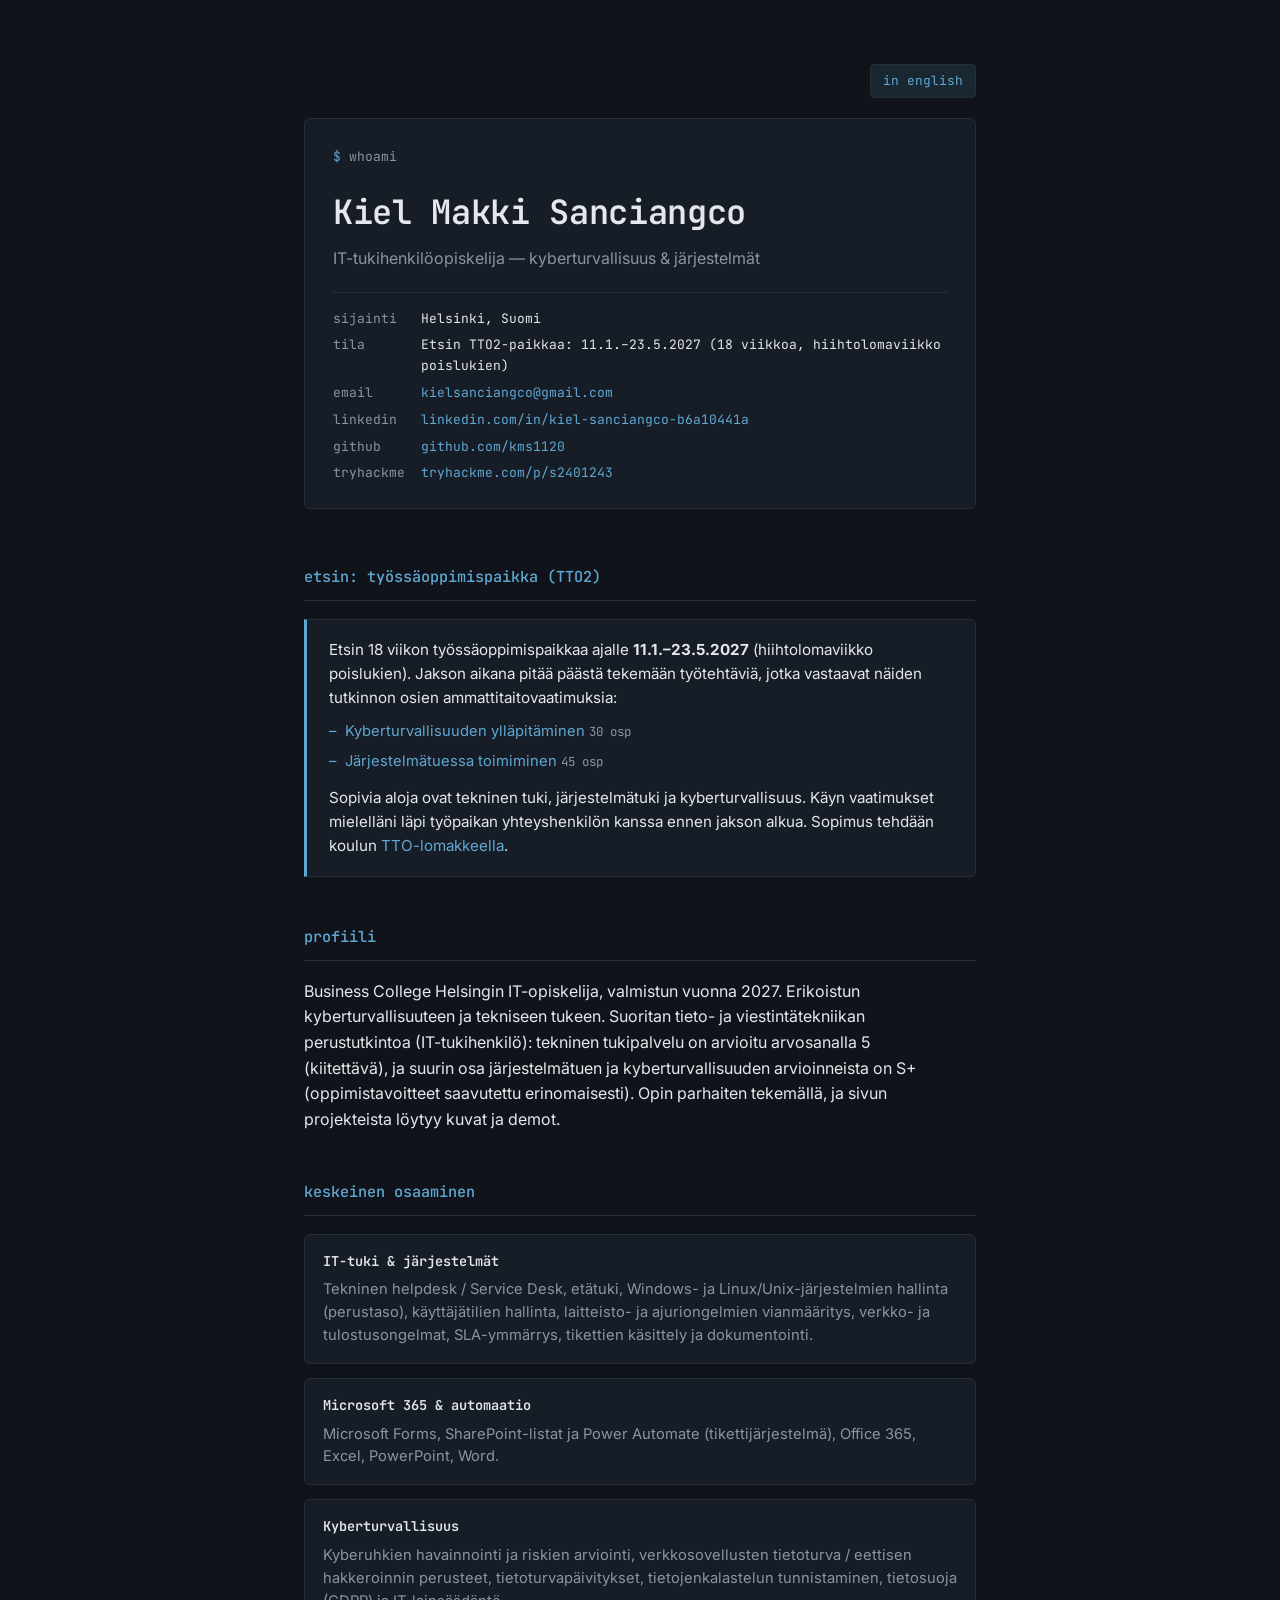
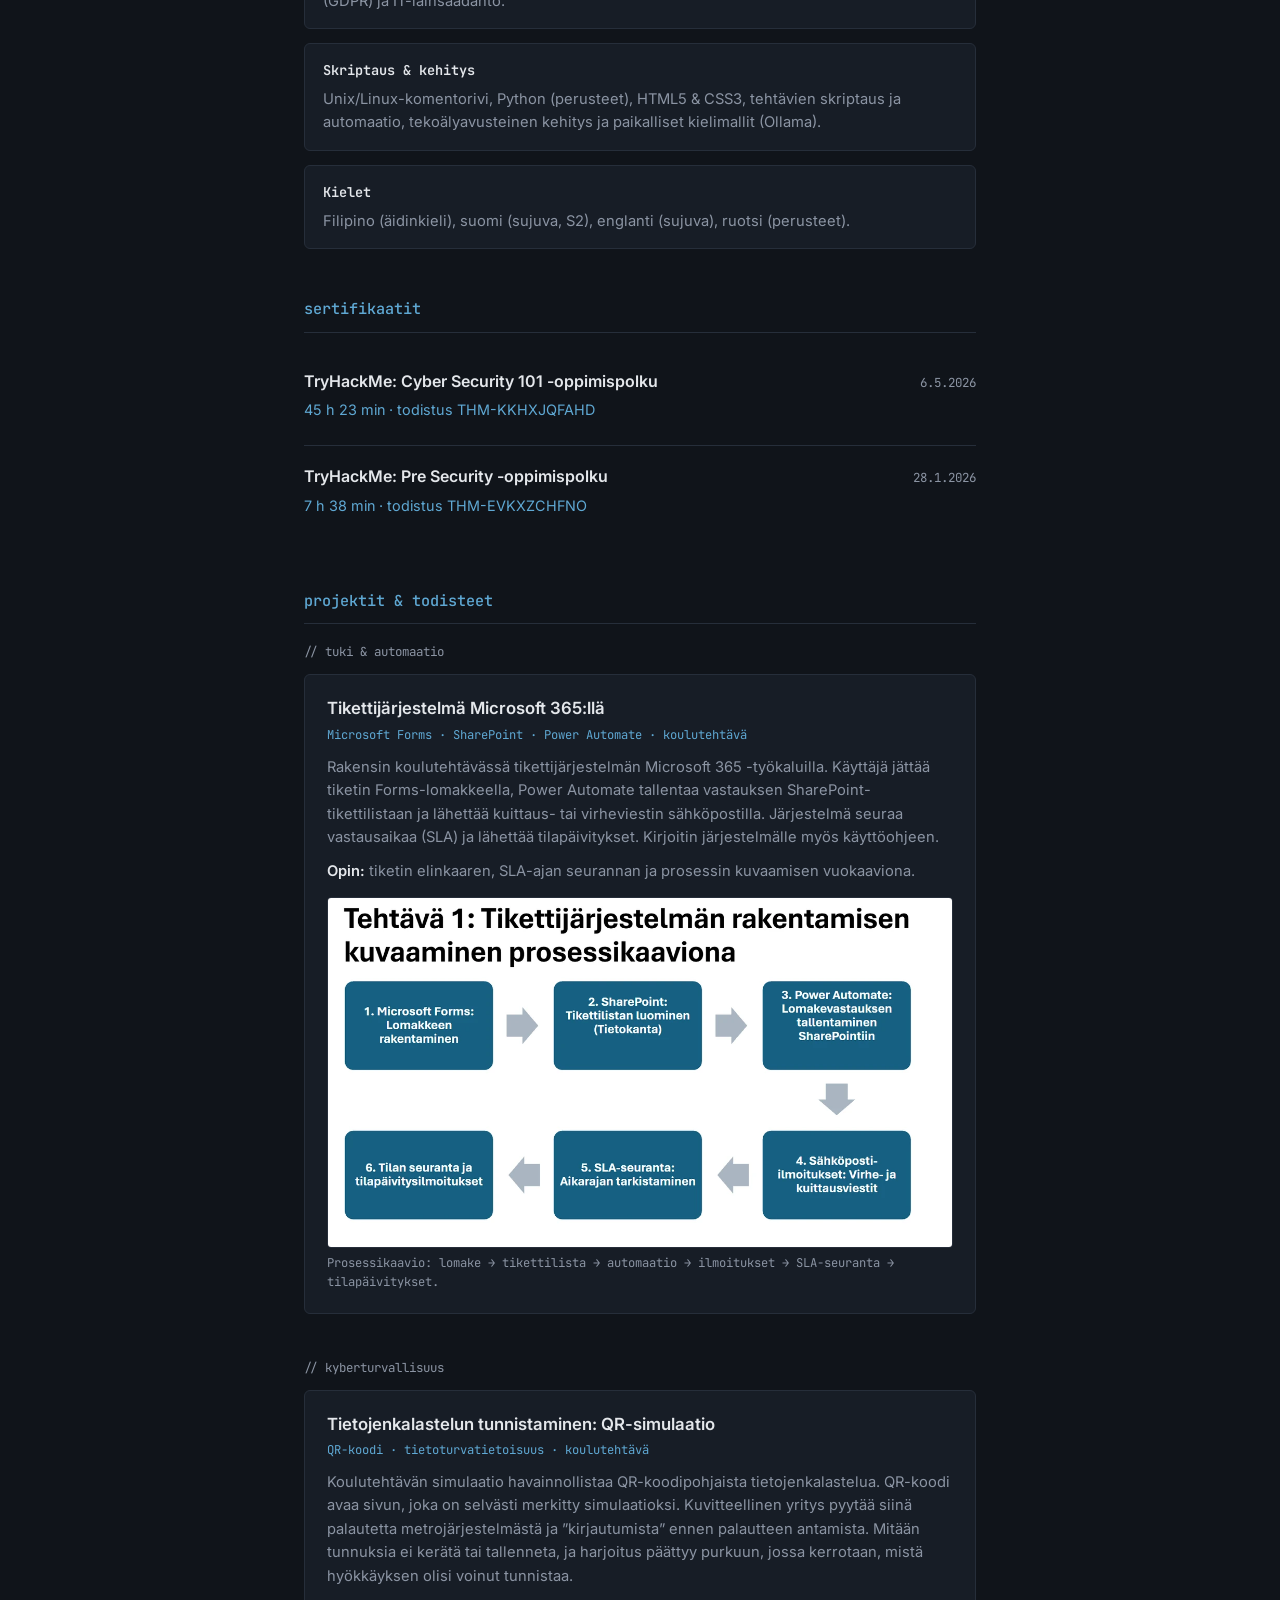
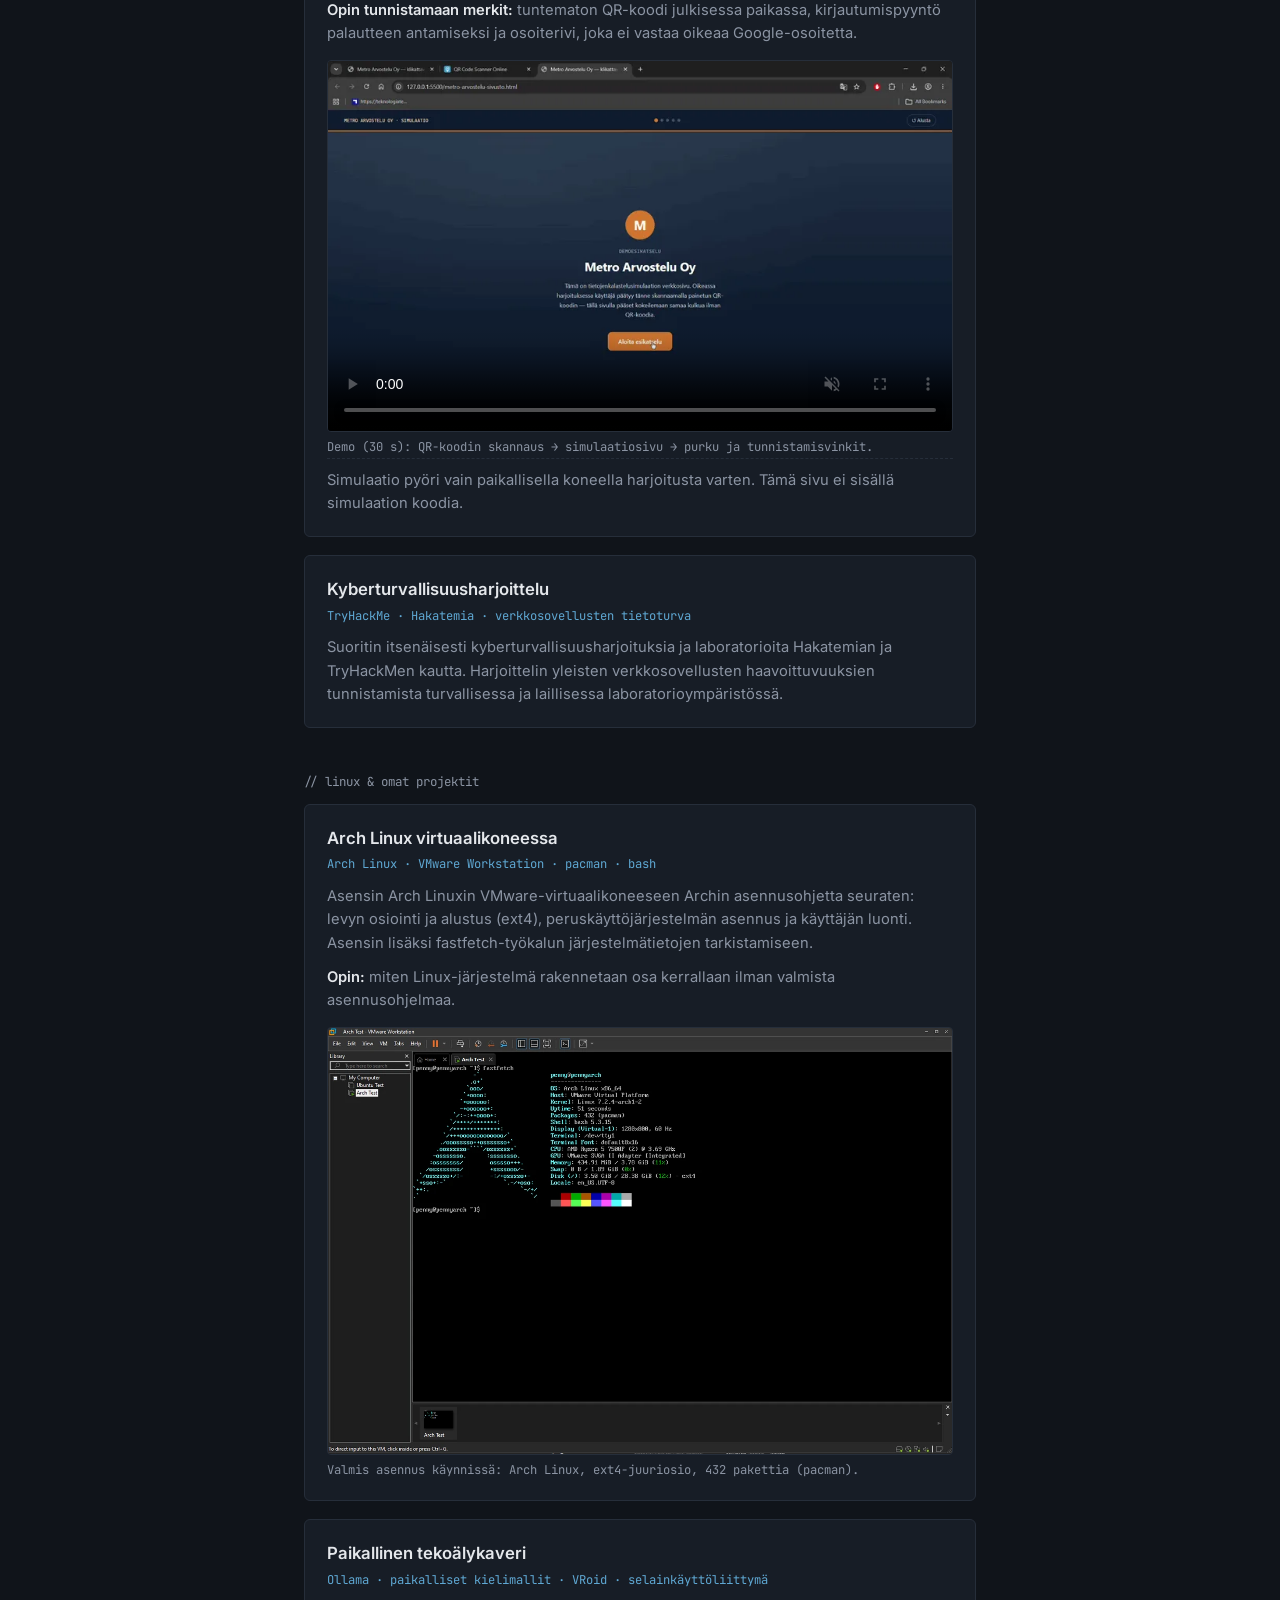
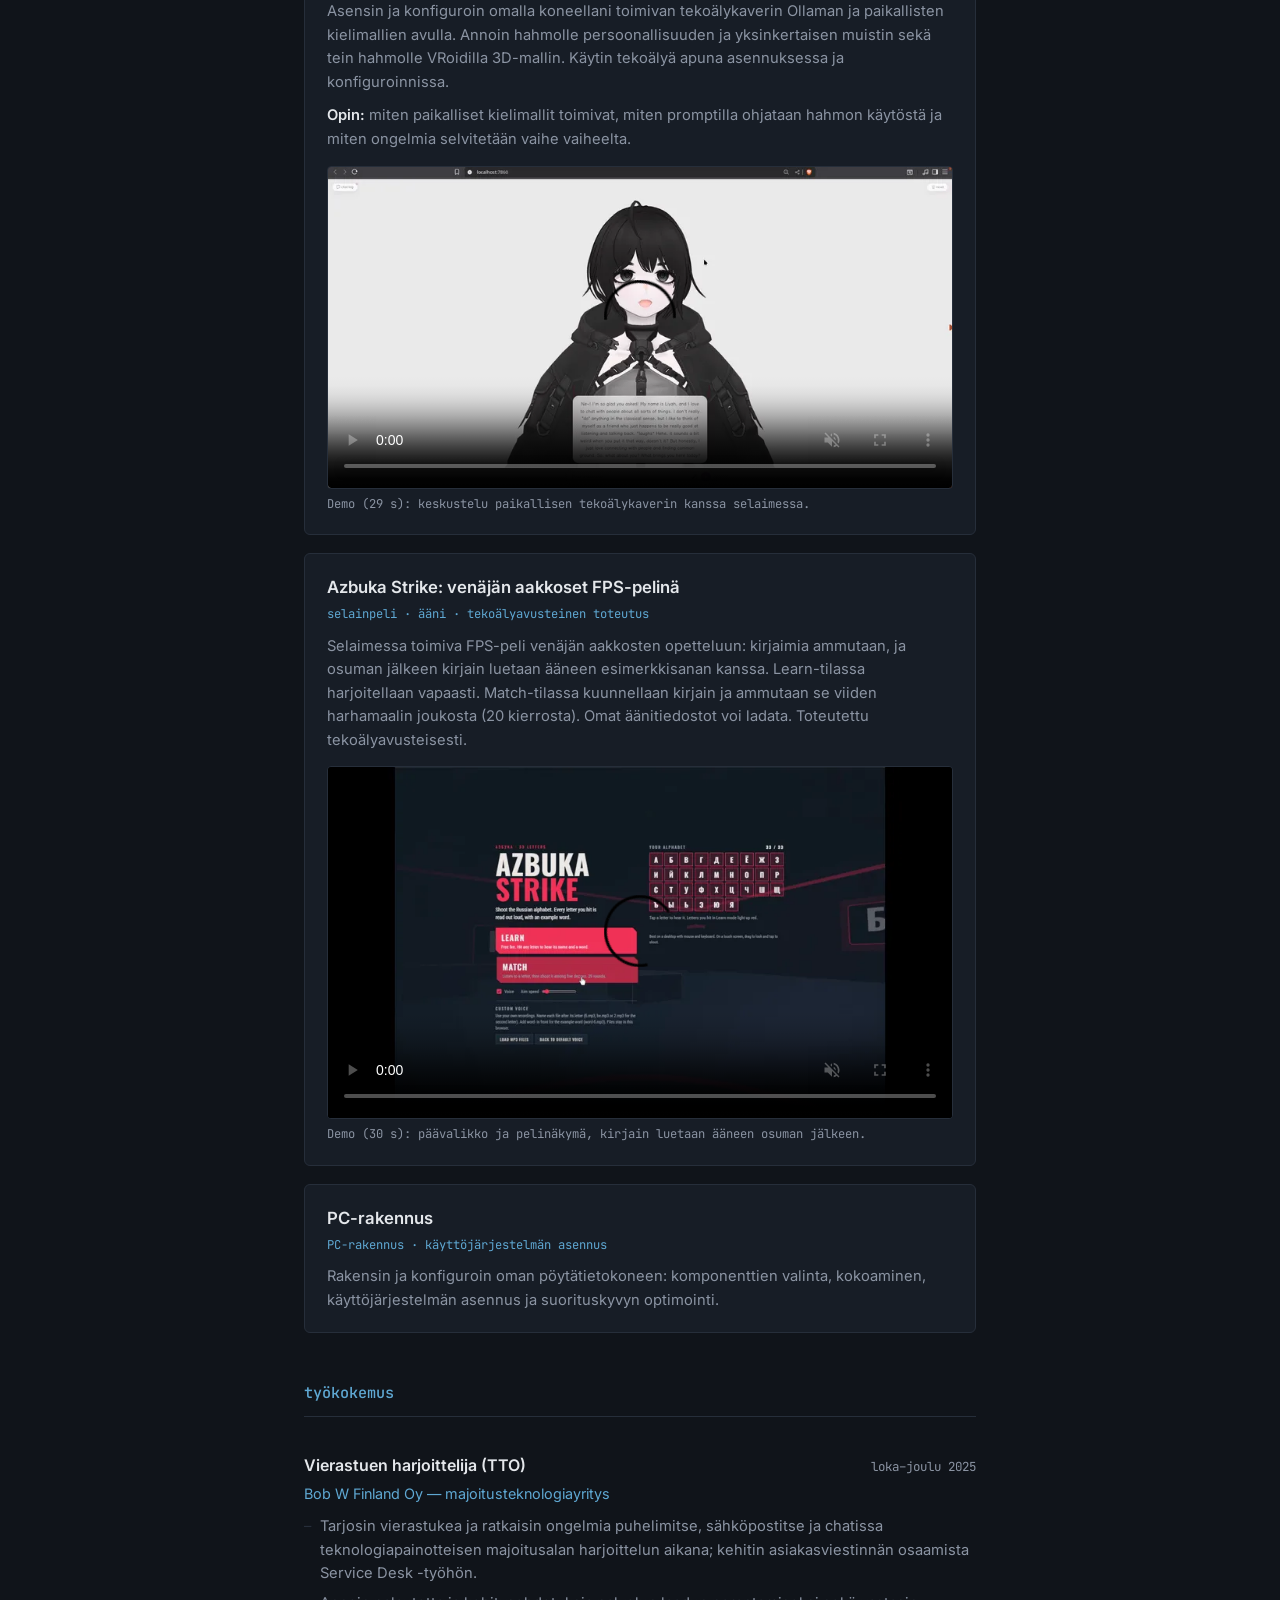
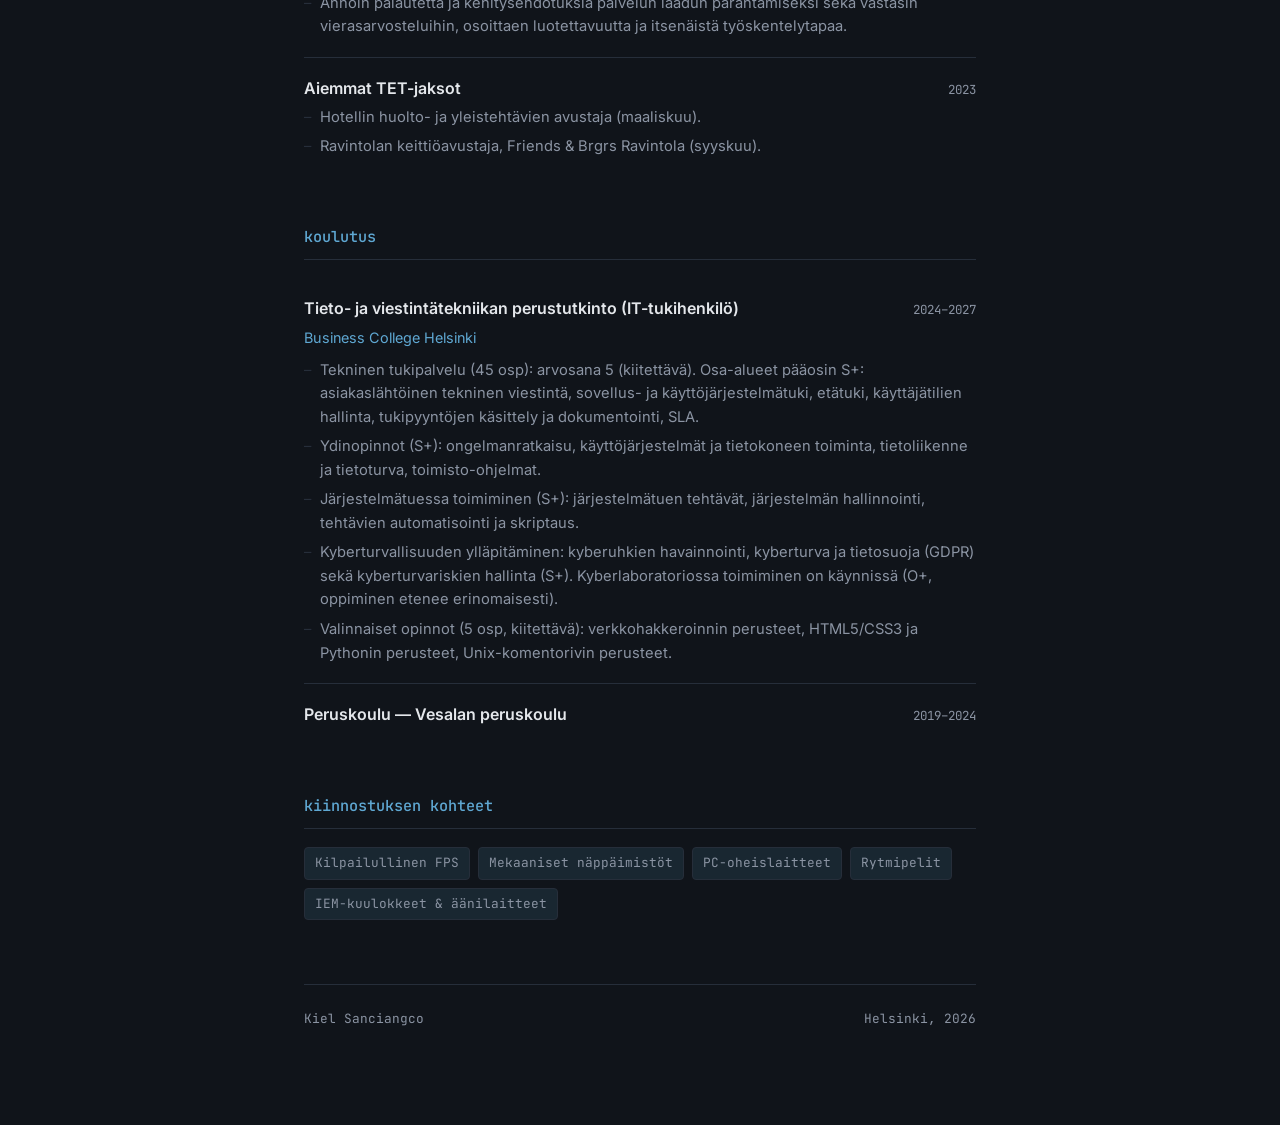
<file: index.html>
<!DOCTYPE html>
<html lang="fi">
<head>
<meta charset="UTF-8">
<meta name="viewport" content="width=device-width, initial-scale=1.0">
<title>Kiel Sanciangco — IT-tukihenkilöopiskelija</title>
<meta name="description" content="Kiel Sanciangco, IT-tukihenkilöopiskelija (kyberturvallisuus ja järjestelmätuki), Helsinki. Etsii TTO2-paikkaa 11.1.–23.5.2027.">
<meta property="og:title" content="Kiel Sanciangco — IT-tukihenkilöopiskelija">
<meta property="og:description" content="Kyberturvallisuus ja järjestelmätuki. Etsin 18 viikon TTO2-paikkaa 11.1.–23.5.2027.">
<meta property="og:type" content="website">
<link rel="alternate" hreflang="en" href="en.html">
<link rel="preconnect" href="https://fonts.googleapis.com">
<link rel="preconnect" href="https://fonts.gstatic.com" crossorigin>
<link href="https://fonts.googleapis.com/css2?family=JetBrains+Mono:wght@400;500;600;700&family=Inter:wght@400;500;600&display=swap" rel="stylesheet">
<link rel="stylesheet" href="style.css">
</head>
<body>
<div class="wrap">

  <div class="lang-toggle"><a href="en.html" hreflang="en" lang="en">in english</a></div>

  <header class="intro">
    <div class="prompt-line"><span class="sym">$</span> whoami</div>
    <h1>Kiel Makki Sanciangco</h1>
    <div class="role-line">IT-tukihenkilöopiskelija — kyberturvallisuus &amp; järjestelmät</div>
    <dl class="status-grid">
      <dt>sijainti</dt><dd>Helsinki, Suomi</dd>
      <dt>tila</dt><dd>Etsin TTO2-paikkaa: 11.1.–23.5.2027 (18 viikkoa, hiihtolomaviikko poislukien)</dd>
      <dt>email</dt><dd><a href="mailto:kielsanciangco@gmail.com">kielsanciangco@gmail.com</a></dd>
      <dt>linkedin</dt><dd><a href="https://linkedin.com/in/kiel-sanciangco-b6a10441a" target="_blank" rel="noopener">linkedin.com/in/kiel-sanciangco-b6a10441a</a></dd>
      <dt>github</dt><dd><a href="https://github.com/kms1120" target="_blank" rel="noopener">github.com/kms1120</a></dd>
      <dt>tryhackme</dt><dd><a href="https://tryhackme.com/p/s2401243" target="_blank" rel="noopener">tryhackme.com/p/s2401243</a></dd>
    </dl>
  </header>

  <section id="tto2">
    <h2>etsin: työssäoppimispaikka (TTO2)</h2>
    <div class="callout">
      <p>Etsin 18 viikon työssäoppimispaikkaa ajalle <strong>11.1.–23.5.2027</strong> (hiihtolomaviikko poislukien). Jakson aikana pitää päästä tekemään työtehtäviä, jotka vastaavat näiden tutkinnon osien ammattitaitovaatimuksia:</p>
      <ul>
        <li><a href="https://eperusteet.opintopolku.fi/#/fi/ammatillinen/6779583/tutkinnonosat/6816528" target="_blank" rel="noopener">Kyberturvallisuuden ylläpitäminen</a> <span>30 osp</span></li>
        <li><a href="https://eperusteet.opintopolku.fi/#/fi/ammatillinen/6779583/tutkinnonosat/6816525" target="_blank" rel="noopener">Järjestelmätuessa toimiminen</a> <span>45 osp</span></li>
      </ul>
      <p>Sopivia aloja ovat tekninen tuki, järjestelmätuki ja kyberturvallisuus. Käyn vaatimukset mielelläni läpi työpaikan yhteyshenkilön kanssa ennen jakson alkua. Sopimus tehdään koulun <a href="https://www3.bc.fi/tto-lomake/" target="_blank" rel="noopener">TTO-lomakkeella</a>.</p>
    </div>
  </section>

  <section id="profiili">
    <h2>profiili</h2>
    <p class="lead">Business College Helsingin IT-opiskelija, valmistun vuonna 2027. Erikoistun kyberturvallisuuteen ja tekniseen tukeen. Suoritan tieto- ja viestintätekniikan perustutkintoa (IT-tukihenkilö): tekninen tukipalvelu on arvioitu arvosanalla 5 (kiitettävä), ja suurin osa järjestelmätuen ja kyberturvallisuuden arvioinneista on S+ (oppimistavoitteet saavutettu erinomaisesti). Opin parhaiten tekemällä, ja sivun projekteista löytyy kuvat ja demot.</p>
  </section>

  <section id="osaaminen">
    <h2>keskeinen osaaminen</h2>
    <div class="modules">
      <div class="module">
        <h3>IT-tuki &amp; järjestelmät</h3>
        <p>Tekninen helpdesk / Service Desk, etätuki, Windows- ja Linux/Unix-järjestelmien hallinta (perustaso), käyttäjätilien hallinta, laitteisto- ja ajuriongelmien vianmääritys, verkko- ja tulostusongelmat, SLA-ymmärrys, tikettien käsittely ja dokumentointi.</p>
      </div>
      <div class="module">
        <h3>Microsoft 365 &amp; automaatio</h3>
        <p>Microsoft Forms, SharePoint-listat ja Power Automate (tikettijärjestelmä), Office 365, Excel, PowerPoint, Word.</p>
      </div>
      <div class="module">
        <h3>Kyberturvallisuus</h3>
        <p>Kyberuhkien havainnointi ja riskien arviointi, verkkosovellusten tietoturva / eettisen hakkeroinnin perusteet, tietoturvapäivitykset, tietojenkalastelun tunnistaminen, tietosuoja (GDPR) ja IT-lainsäädäntö.</p>
      </div>
      <div class="module">
        <h3>Skriptaus &amp; kehitys</h3>
        <p>Unix/Linux-komentorivi, Python (perusteet), HTML5 &amp; CSS3, tehtävien skriptaus ja automaatio, tekoälyavusteinen kehitys ja paikalliset kielimallit (Ollama).</p>
      </div>
      <div class="module">
        <h3>Kielet</h3>
        <p>Filipino (äidinkieli), suomi (sujuva, S2), englanti (sujuva), ruotsi (perusteet).</p>
      </div>
    </div>
  </section>

  <section id="sertifikaatit">
    <h2>sertifikaatit</h2>

    <div class="entry">
      <div class="entry-head">
        <h3>TryHackMe: Cyber Security 101 -oppimispolku</h3>
        <time>6.5.2026</time>
      </div>
      <div class="org">45 h 23 min · todistus THM-KKHXJQFAHD</div>
    </div>

    <div class="entry">
      <div class="entry-head">
        <h3>TryHackMe: Pre Security -oppimispolku</h3>
        <time>28.1.2026</time>
      </div>
      <div class="org">7 h 38 min · todistus THM-EVKXZCHFNO</div>
    </div>
  </section>

  <section id="projektit">
    <h2>projektit &amp; todisteet</h2>
    <div class="projects">

      <p class="group-label">// tuki &amp; automaatio</p>

      <article class="project">
        <h3>Tikettijärjestelmä Microsoft 365:llä</h3>
        <div class="stack">Microsoft Forms · SharePoint · Power Automate · koulutehtävä</div>
        <p>Rakensin koulutehtävässä tikettijärjestelmän Microsoft 365 -työkaluilla. Käyttäjä jättää tiketin Forms-lomakkeella, Power Automate tallentaa vastauksen SharePoint-tikettilistaan ja lähettää kuittaus- tai virheviestin sähköpostilla. Järjestelmä seuraa vastausaikaa (SLA) ja lähettää tilapäivitykset. Kirjoitin järjestelmälle myös käyttöohjeen.</p>
        <p><strong>Opin:</strong> tiketin elinkaaren, SLA-ajan seurannan ja prosessin kuvaamisen vuokaaviona.</p>
        <figure>
          <img src="assets/ticket-flow.webp" width="1200" height="670" loading="lazy"
               alt="Prosessikaavio tikettijärjestelmästä kuudessa vaiheessa: 1. Microsoft Forms -lomake, 2. SharePoint-tikettilista, 3. Power Automate tallentaa vastauksen SharePointiin, 4. sähköposti-ilmoitukset (virhe- ja kuittausviestit), 5. SLA-seuranta, 6. tilan seuranta ja tilapäivitysilmoitukset.">
          <figcaption>Prosessikaavio: lomake → tikettilista → automaatio → ilmoitukset → SLA-seuranta → tilapäivitykset.</figcaption>
        </figure>
        <!-- Käyttöohje: lisää tähän linkki, kun PDF on poistettu nimistä ja URL-osoitteista:
        <div class="links"><a href="assets/tikettijarjestelma-kayttoohje.pdf">Lataa käyttöohje (PDF)</a></div> -->
      </article>

      <p class="group-label">// kyberturvallisuus</p>

      <article class="project">
        <h3>Tietojenkalastelun tunnistaminen: QR-simulaatio</h3>
        <div class="stack">QR-koodi · tietoturvatietoisuus · koulutehtävä</div>
        <p>Koulutehtävän simulaatio havainnollistaa QR-koodipohjaista tietojenkalastelua. QR-koodi avaa sivun, joka on selvästi merkitty simulaatioksi. Kuvitteellinen yritys pyytää siinä palautetta metrojärjestelmästä ja ”kirjautumista” ennen palautteen antamista. Mitään tunnuksia ei kerätä tai tallenneta, ja harjoitus päättyy purkuun, jossa kerrotaan, mistä hyökkäyksen olisi voinut tunnistaa.</p>
        <p><strong>Opin tunnistamaan merkit:</strong> tuntematon QR-koodi julkisessa paikassa, kirjautumispyyntö palautteen antamiseksi ja osoiterivi, joka ei vastaa oikeaa Google-osoitetta.</p>
        <figure>
          <video controls muted loop playsinline preload="none" data-autoplay width="800" height="475"
                 poster="assets/phishing-sim-poster.webp"
                 aria-label="Demo: QR-koodin skannaus avaa simulaatiosivun, jonka lopussa käydään läpi tietojenkalastelun tunnusmerkit.">
            <source src="assets/phishing-sim.mp4" type="video/mp4">
          </video>
          <figcaption>Demo (30 s): QR-koodin skannaus → simulaatiosivu → purku ja tunnistamisvinkit.</figcaption>
        </figure>
        <p class="note">Simulaatio pyöri vain paikallisella koneella harjoitusta varten. Tämä sivu ei sisällä simulaation koodia.</p>
      </article>

      <article class="project">
        <h3>Kyberturvallisuusharjoittelu</h3>
        <div class="stack">TryHackMe · Hakatemia · verkkosovellusten tietoturva</div>
        <p>Suoritin itsenäisesti kyberturvallisuusharjoituksia ja laboratorioita Hakatemian ja TryHackMen kautta. Harjoittelin yleisten verkkosovellusten haavoittuvuuksien tunnistamista turvallisessa ja laillisessa laboratorioympäristössä.</p>
      </article>

      <p class="group-label">// linux &amp; omat projektit</p>

      <article class="project">
        <h3>Arch Linux virtuaalikoneessa</h3>
        <div class="stack">Arch Linux · VMware Workstation · pacman · bash</div>
        <p>Asensin Arch Linuxin VMware-virtuaalikoneeseen Archin asennusohjetta seuraten: levyn osiointi ja alustus (ext4), peruskäyttöjärjestelmän asennus ja käyttäjän luonti. Asensin lisäksi fastfetch-työkalun järjestelmätietojen tarkistamiseen.</p>
        <p><strong>Opin:</strong> miten Linux-järjestelmä rakennetaan osa kerrallaan ilman valmista asennusohjelmaa.</p>
        <figure>
          <img src="assets/arch-fastfetch.webp" width="1200" height="819" loading="lazy"
               alt="VMware Workstationin terminaali, jossa Arch Linux -virtuaalikoneessa ajettu fastfetch näyttää järjestelmätiedot: Arch Linux x86_64, 432 pakettia (pacman), ext4-juuriosio.">
          <figcaption>Valmis asennus käynnissä: Arch Linux, ext4-juuriosio, 432 pakettia (pacman).</figcaption>
        </figure>
      </article>

      <article class="project">
        <h3>Paikallinen tekoälykaveri</h3>
        <div class="stack">Ollama · paikalliset kielimallit · VRoid · selainkäyttöliittymä</div>
        <p>Asensin ja konfiguroin omalla koneellani toimivan tekoälykaverin Ollaman ja paikallisten kielimallien avulla. Annoin hahmolle persoonallisuuden ja yksinkertaisen muistin sekä tein hahmolle VRoidilla 3D-mallin. Käytin tekoälyä apuna asennuksessa ja konfiguroinnissa.</p>
        <p><strong>Opin:</strong> miten paikalliset kielimallit toimivat, miten promptilla ohjataan hahmon käytöstä ja miten ongelmia selvitetään vaihe vaiheelta.</p>
        <figure>
          <video controls muted loop playsinline preload="none" data-autoplay width="800" height="412"
                 poster="assets/ai-companion-poster.webp"
                 aria-label="Demo: keskustelu tekoälykaverin kanssa selaimessa, hahmo vastaa kysymykseen kuka se on.">
            <source src="assets/ai-companion.mp4" type="video/mp4">
          </video>
          <figcaption>Demo (29 s): keskustelu paikallisen tekoälykaverin kanssa selaimessa.</figcaption>
        </figure>
      </article>

      <article class="project">
        <h3>Azbuka Strike: venäjän aakkoset FPS-pelinä</h3>
        <div class="stack">selainpeli · ääni · tekoälyavusteinen toteutus</div>
        <p>Selaimessa toimiva FPS-peli venäjän aakkosten opetteluun: kirjaimia ammutaan, ja osuman jälkeen kirjain luetaan ääneen esimerkkisanan kanssa. Learn-tilassa harjoitellaan vapaasti. Match-tilassa kuunnellaan kirjain ja ammutaan se viiden harhamaalin joukosta (20 kierrosta). Omat äänitiedostot voi ladata. Toteutettu tekoälyavusteisesti.</p>
        <figure>
          <video controls muted loop playsinline preload="none" data-autoplay width="800" height="450"
                 poster="assets/azbuka-strike-poster.webp"
                 aria-label="Demo: Azbuka Strike -pelin päävalikko ja pelinäkymä, jossa ammutaan venäjän aakkosten kirjaimia.">
            <source src="assets/azbuka-strike.mp4" type="video/mp4">
          </video>
          <figcaption>Demo (30 s): päävalikko ja pelinäkymä, kirjain luetaan ääneen osuman jälkeen.</figcaption>
        </figure>
        <!-- Lisää elävä demo, jos peli on julkaistu (esim. GitHub Pages):
        <div class="links"><a href="OSOITE">Kokeile peliä</a></div> -->
      </article>

      <article class="project">
        <h3>PC-rakennus</h3>
        <div class="stack">PC-rakennus · käyttöjärjestelmän asennus</div>
        <p>Rakensin ja konfiguroin oman pöytätietokoneen: komponenttien valinta, kokoaminen, käyttöjärjestelmän asennus ja suorituskyvyn optimointi.</p>
      </article>

    </div>
  </section>

  <section id="kokemus">
    <h2>työkokemus</h2>

    <div class="entry">
      <div class="entry-head">
        <h3>Vierastuen harjoittelija (TTO)</h3>
        <time>loka–joulu 2025</time>
      </div>
      <div class="org">Bob W Finland Oy — majoitusteknologiayritys</div>
      <ul>
        <li>Tarjosin vierastukea ja ratkaisin ongelmia puhelimitse, sähköpostitse ja chatissa teknologiapainotteisen majoitusalan harjoittelun aikana; kehitin asiakasviestinnän osaamista Service Desk -työhön.</li>
        <li>Annoin palautetta ja kehitysehdotuksia palvelun laadun parantamiseksi sekä vastasin vierasarvosteluihin, osoittaen luotettavuutta ja itsenäistä työskentelytapaa.</li>
      </ul>
    </div>

    <div class="entry">
      <div class="entry-head">
        <h3>Aiemmat TET-jaksot</h3>
        <time>2023</time>
      </div>
      <ul>
        <li>Hotellin huolto- ja yleistehtävien avustaja (maaliskuu).</li>
        <li>Ravintolan keittiöavustaja, Friends &amp; Brgrs Ravintola (syyskuu).</li>
      </ul>
    </div>
  </section>

  <section id="koulutus">
    <h2>koulutus</h2>

    <div class="entry">
      <div class="entry-head">
        <h3>Tieto- ja viestintätekniikan perustutkinto (IT-tukihenkilö)</h3>
        <time>2024–2027</time>
      </div>
      <div class="org">Business College Helsinki</div>
      <ul>
        <li>Tekninen tukipalvelu (45 osp): arvosana 5 (kiitettävä). Osa-alueet pääosin S+: asiakaslähtöinen tekninen viestintä, sovellus- ja käyttöjärjestelmätuki, etätuki, käyttäjätilien hallinta, tukipyyntöjen käsittely ja dokumentointi, SLA.</li>
        <li>Ydinopinnot (S+): ongelmanratkaisu, käyttöjärjestelmät ja tietokoneen toiminta, tietoliikenne ja tietoturva, toimisto-ohjelmat.</li>
        <li>Järjestelmätuessa toimiminen (S+): järjestelmätuen tehtävät, järjestelmän hallinnointi, tehtävien automatisointi ja skriptaus.</li>
        <li>Kyberturvallisuuden ylläpitäminen: kyberuhkien havainnointi, kyberturva ja tietosuoja (GDPR) sekä kyberturvariskien hallinta (S+). Kyberlaboratoriossa toimiminen on käynnissä (O+, oppiminen etenee erinomaisesti).</li>
        <li>Valinnaiset opinnot (5 osp, kiitettävä): verkkohakkeroinnin perusteet, HTML5/CSS3 ja Pythonin perusteet, Unix-komentorivin perusteet.</li>
      </ul>
    </div>

    <div class="entry">
      <div class="entry-head">
        <h3>Peruskoulu — Vesalan peruskoulu</h3>
        <time>2019–2024</time>
      </div>
    </div>
  </section>

  <section id="kiinnostukset">
    <h2>kiinnostuksen kohteet</h2>
    <div class="tags">
      <span class="tag">Kilpailullinen FPS</span>
      <span class="tag">Mekaaniset näppäimistöt</span>
      <span class="tag">PC-oheislaitteet</span>
      <span class="tag">Rytmipelit</span>
      <span class="tag">IEM-kuulokkeet &amp; äänilaitteet</span>
    </div>
  </section>

  <footer>
    <span>Kiel Sanciangco</span>
    <span>Helsinki, 2026</span>
  </footer>

</div>

<script>
/* Demovideot toistuvat vain kun ne ovat näkyvissä. Hallintapainikkeet ovat aina käytössä. */
(function () {
  var videos = document.querySelectorAll('video[data-autoplay]');
  if (!videos.length) return;
  var reduce = window.matchMedia && window.matchMedia('(prefers-reduced-motion: reduce)').matches;
  if (reduce || !('IntersectionObserver' in window)) return;
  var io = new IntersectionObserver(function (entries) {
    entries.forEach(function (e) {
      var v = e.target;
      if (e.isIntersecting) { var p = v.play(); if (p && p.catch) p.catch(function () {}); }
      else { v.pause(); }
    });
  }, { threshold: 0.5 });
  videos.forEach(function (v) { io.observe(v); });
})();
</script>
</body>
</html>
</file>
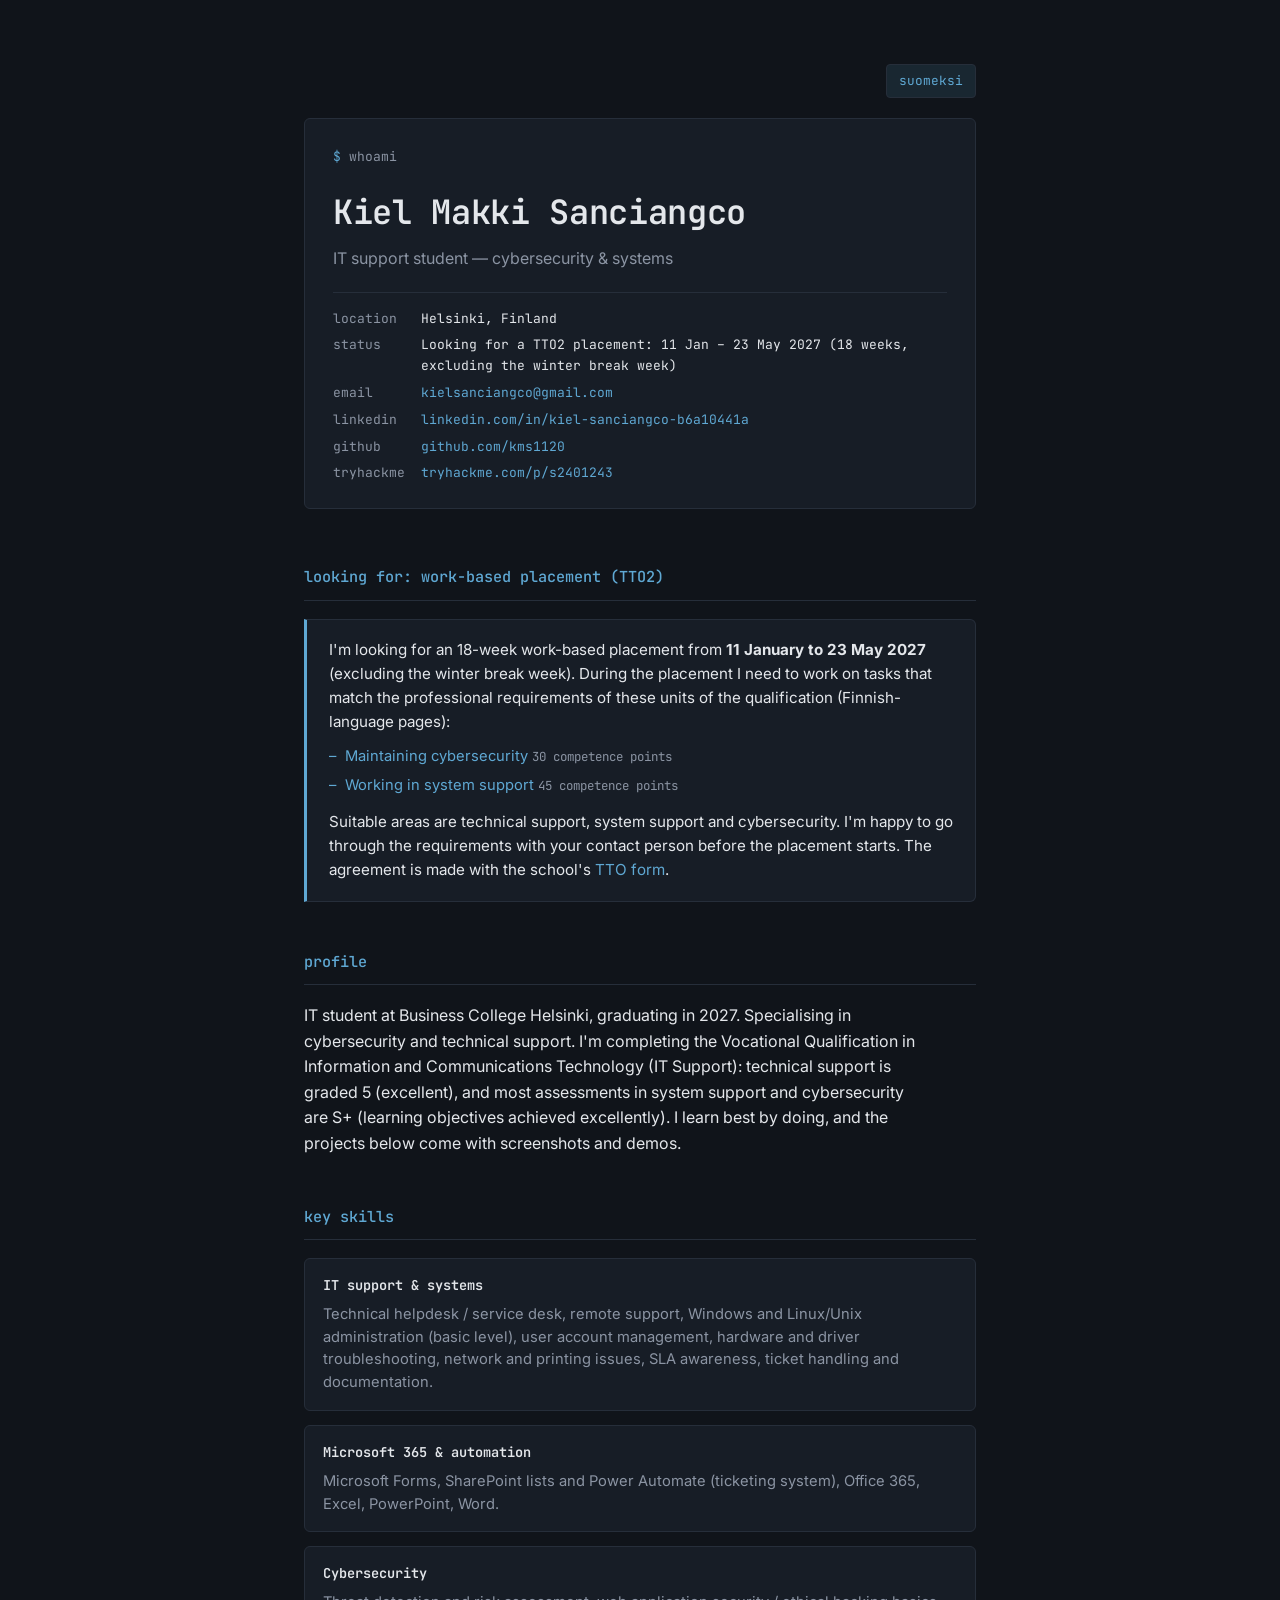
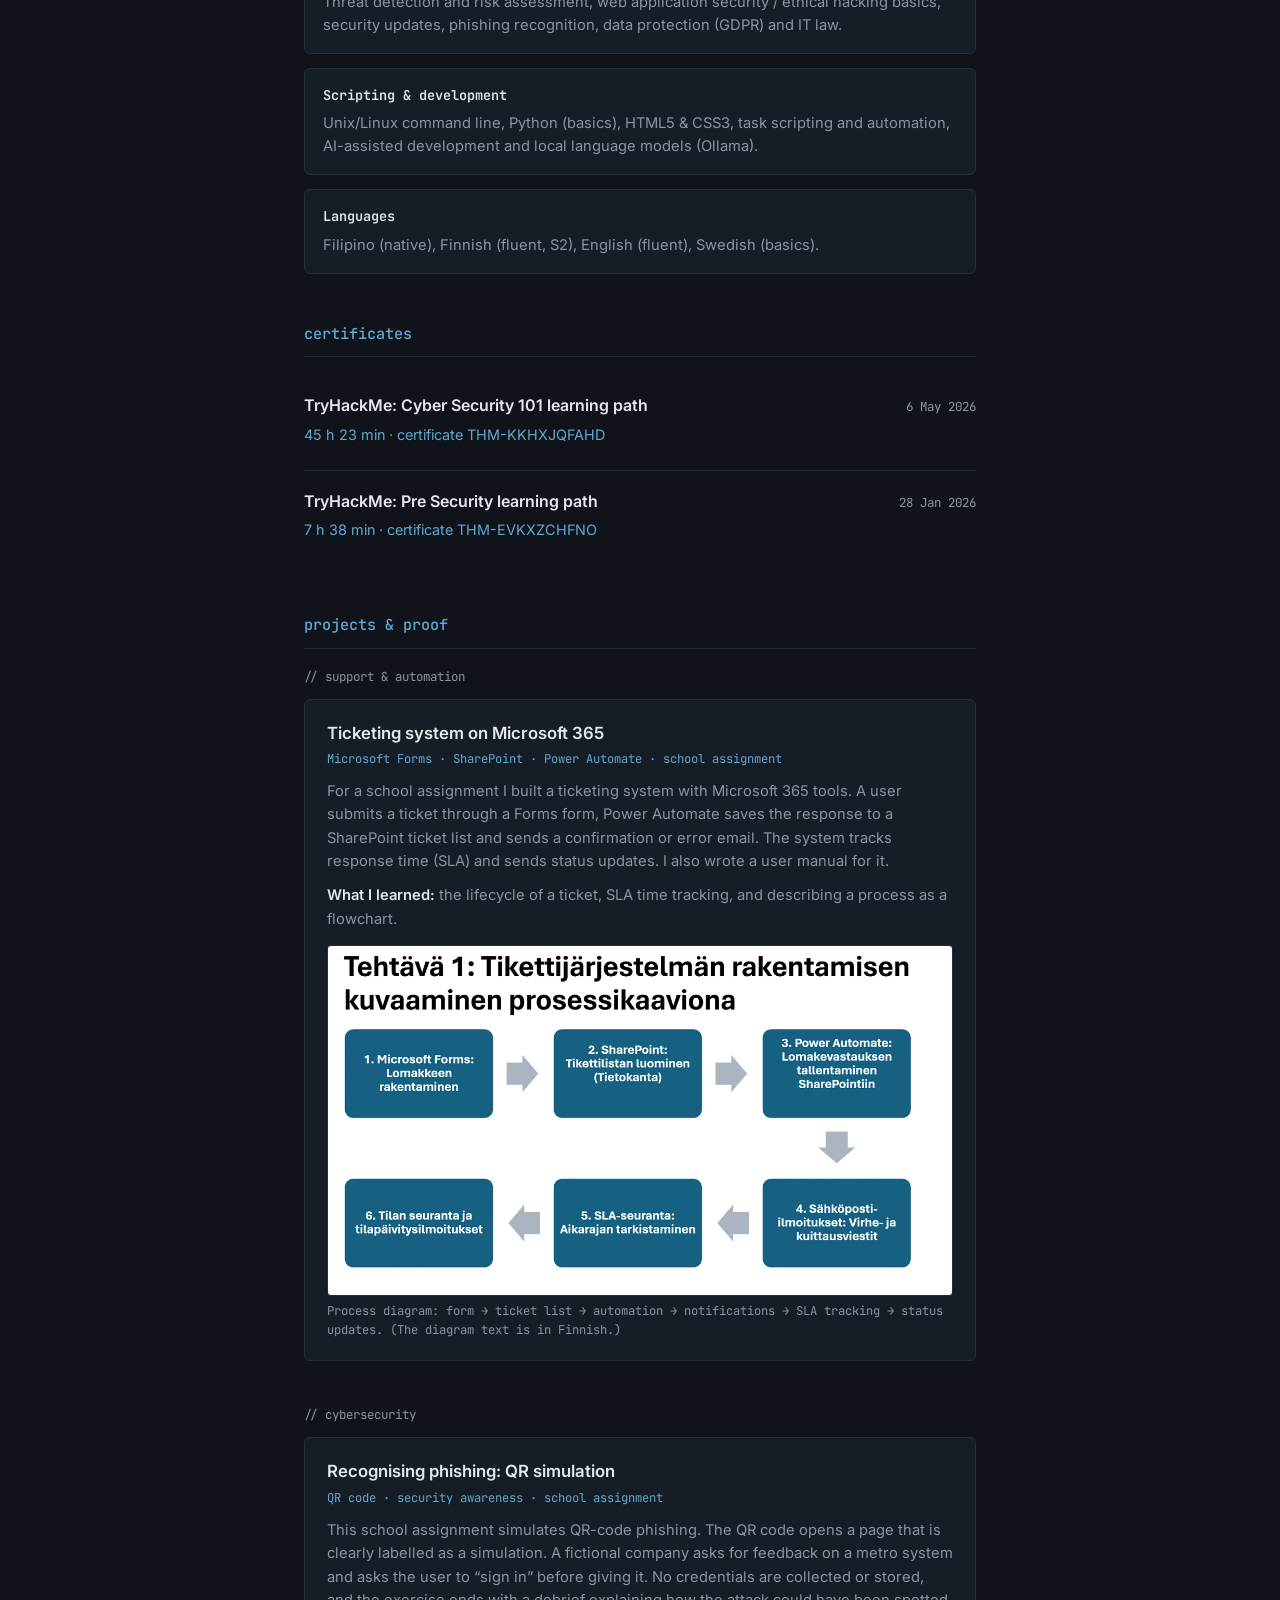
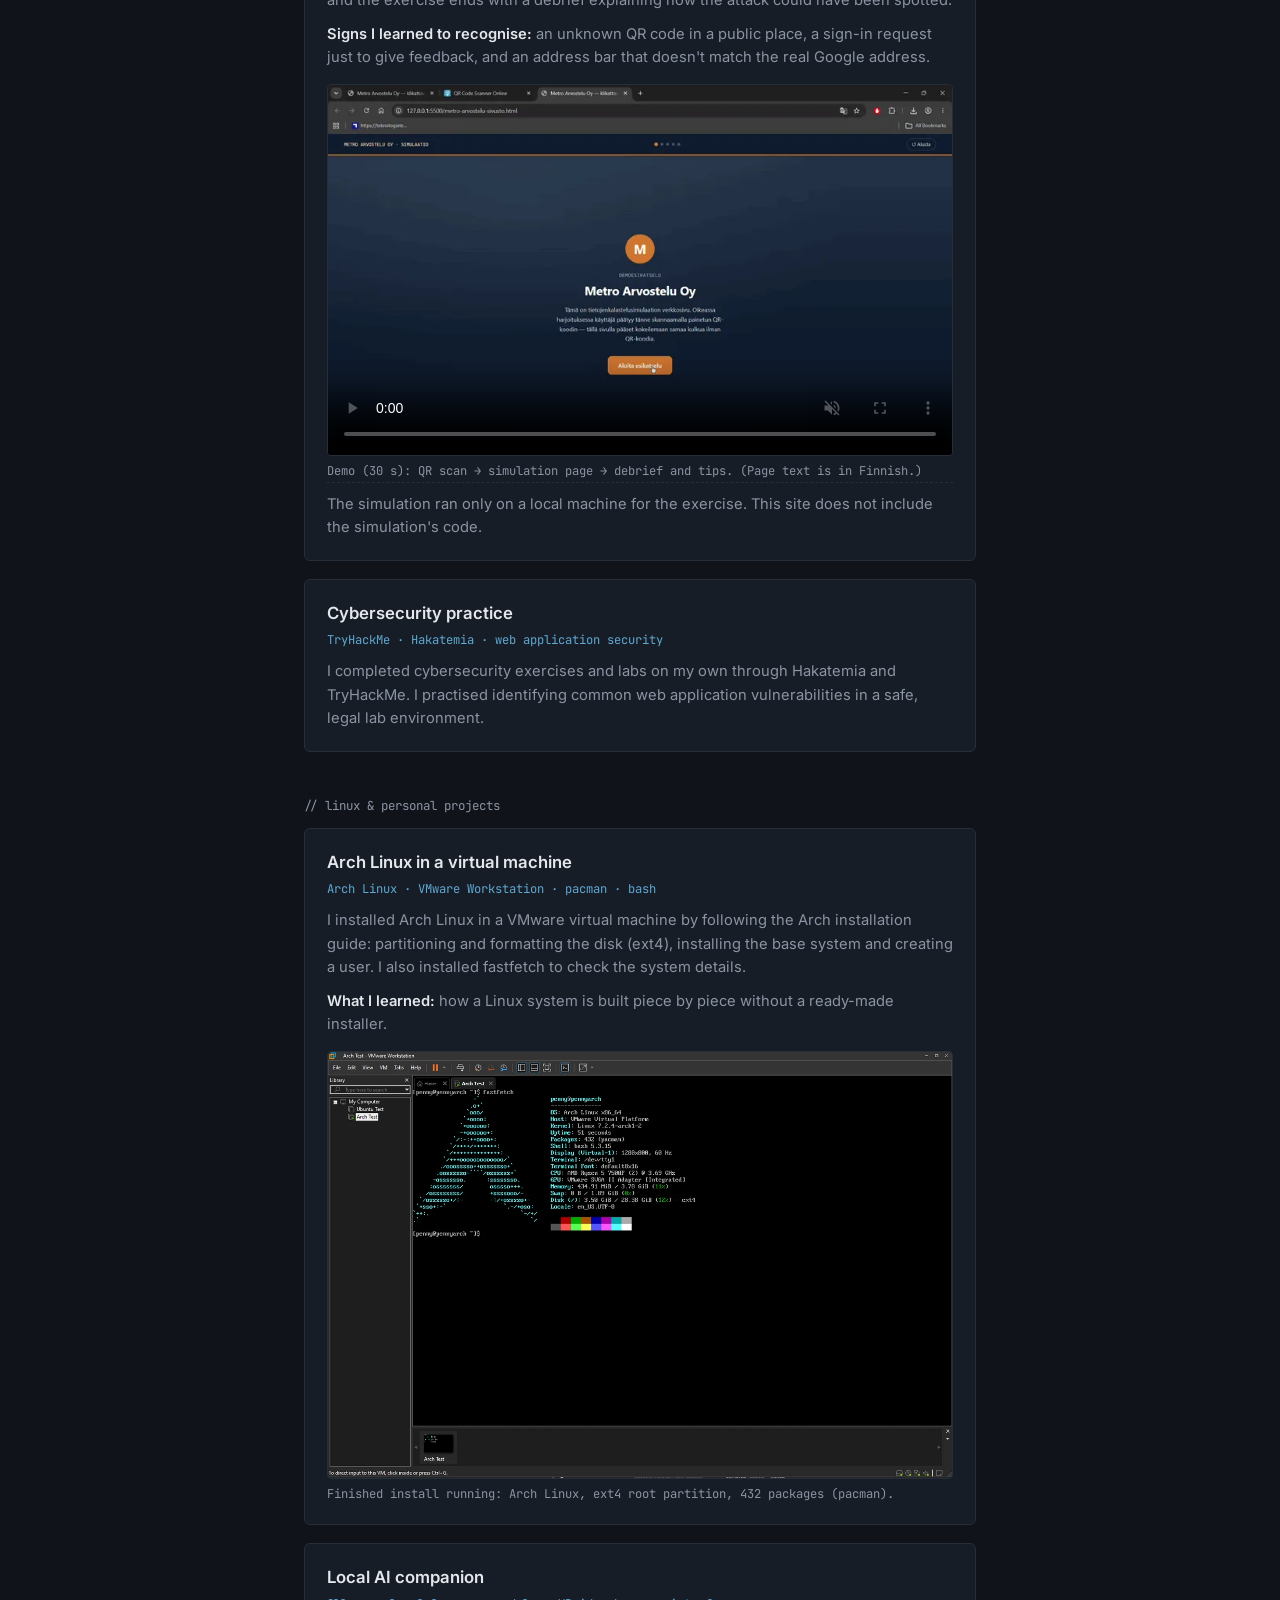
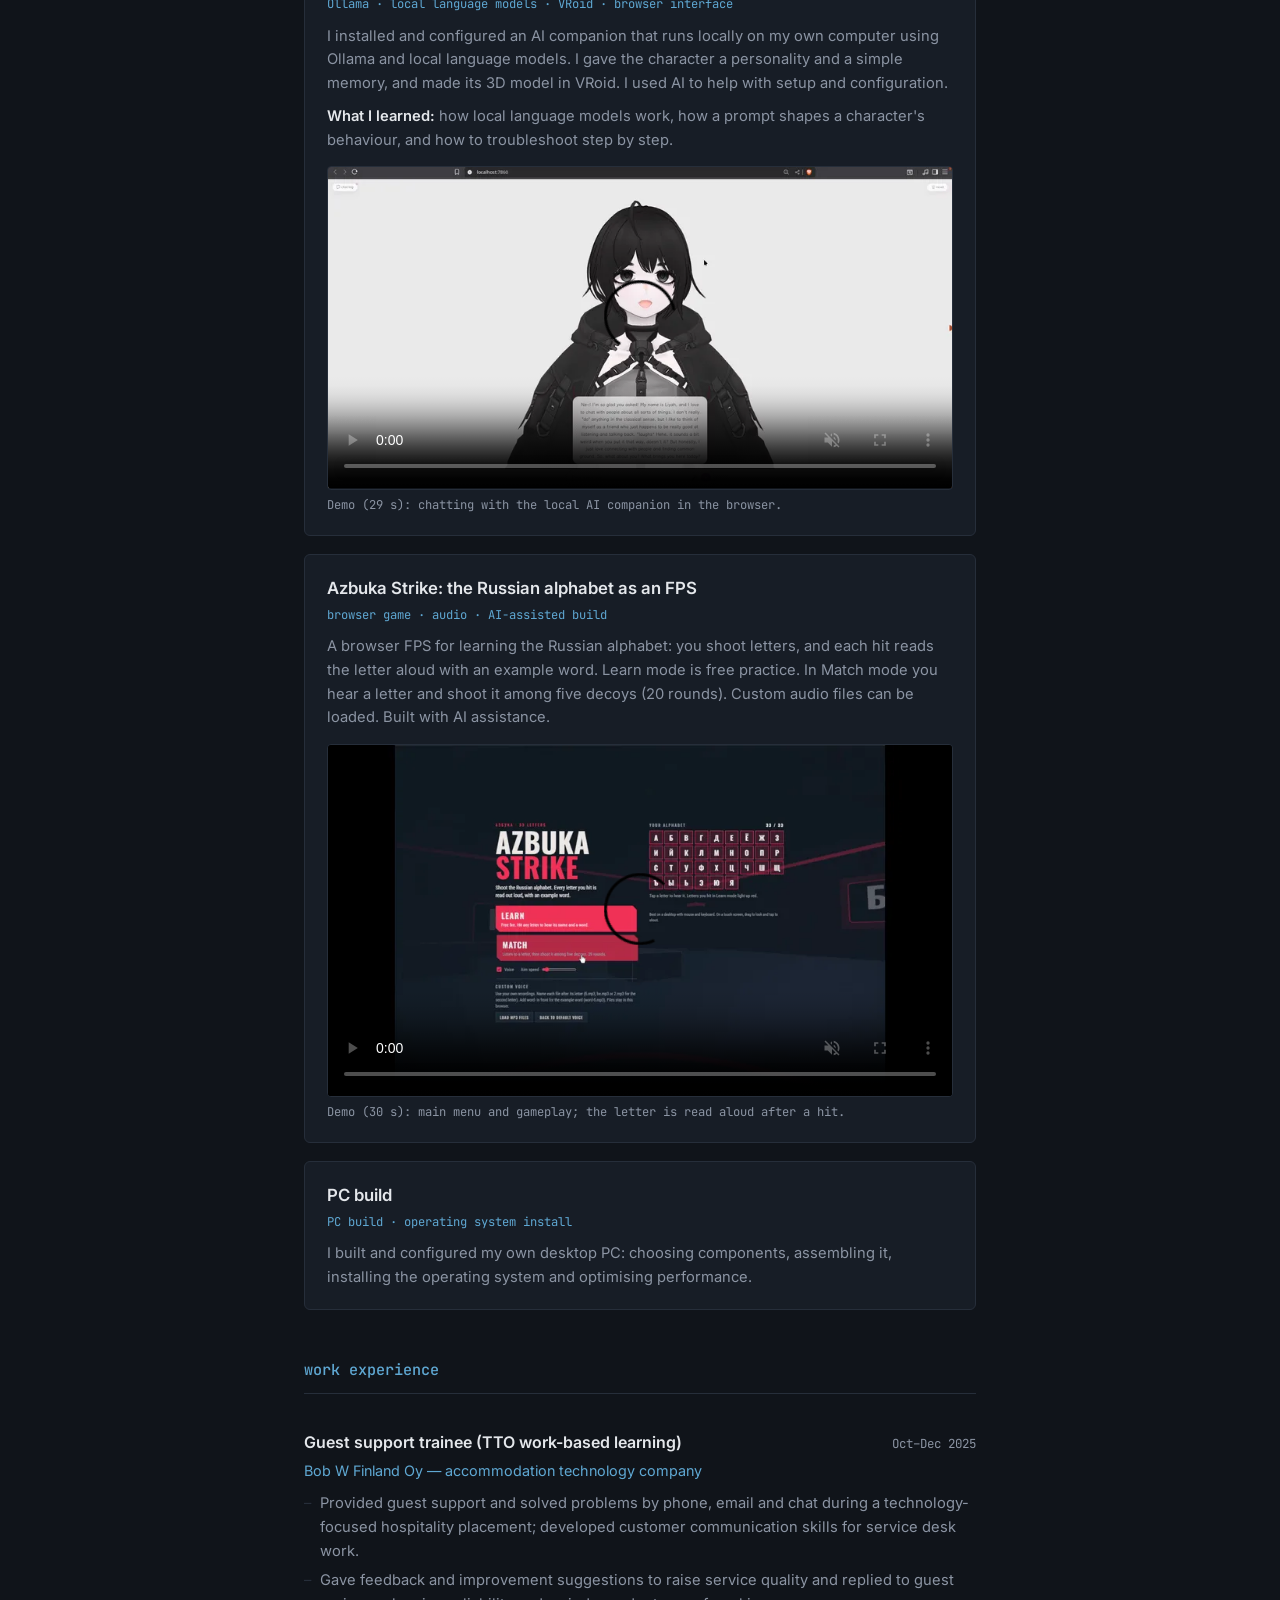
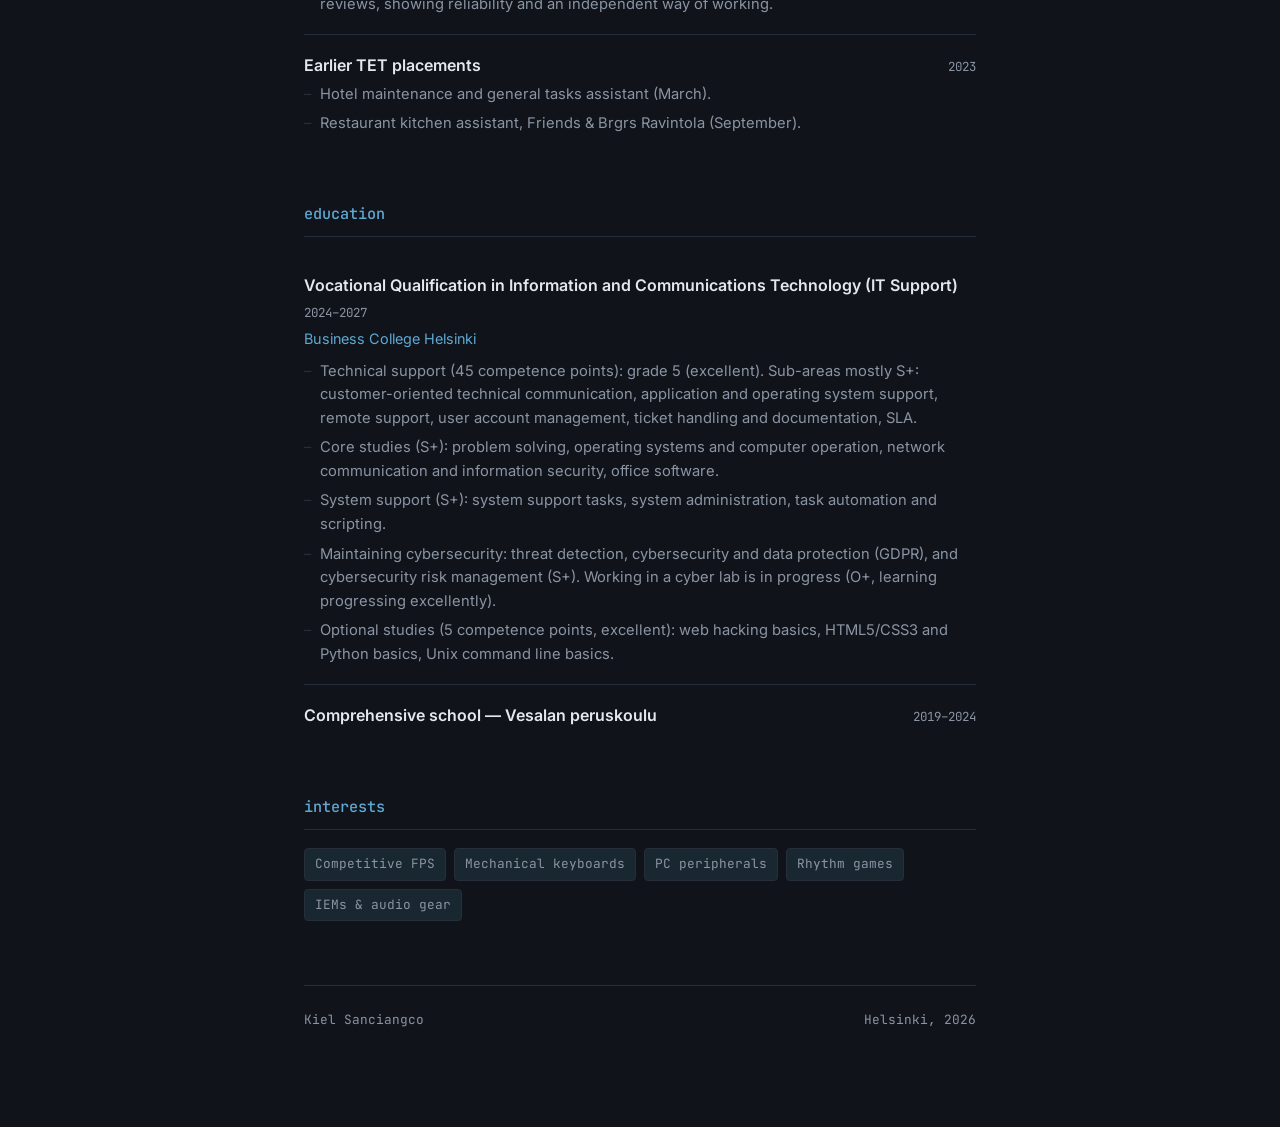
<file: en.html>
<!DOCTYPE html>
<html lang="en">
<head>
<meta charset="UTF-8">
<meta name="viewport" content="width=device-width, initial-scale=1.0">
<title>Kiel Sanciangco — IT Support Student</title>
<meta name="description" content="Kiel Sanciangco, IT support student (cybersecurity and system support), Helsinki. Looking for an 18-week work-based placement (TTO2), 11 Jan – 23 May 2027.">
<meta property="og:title" content="Kiel Sanciangco — IT Support Student">
<meta property="og:description" content="Cybersecurity and system support. Looking for an 18-week placement, 11 Jan – 23 May 2027.">
<meta property="og:type" content="website">
<link rel="alternate" hreflang="fi" href="index.html">
<link rel="preconnect" href="https://fonts.googleapis.com">
<link rel="preconnect" href="https://fonts.gstatic.com" crossorigin>
<link href="https://fonts.googleapis.com/css2?family=JetBrains+Mono:wght@400;500;600;700&family=Inter:wght@400;500;600&display=swap" rel="stylesheet">
<link rel="stylesheet" href="style.css">
</head>
<body>
<div class="wrap">

  <div class="lang-toggle"><a href="index.html" hreflang="fi" lang="fi">suomeksi</a></div>

  <header class="intro">
    <div class="prompt-line"><span class="sym">$</span> whoami</div>
    <h1>Kiel Makki Sanciangco</h1>
    <div class="role-line">IT support student — cybersecurity &amp; systems</div>
    <dl class="status-grid">
      <dt>location</dt><dd>Helsinki, Finland</dd>
      <dt>status</dt><dd>Looking for a TTO2 placement: 11 Jan – 23 May 2027 (18 weeks, excluding the winter break week)</dd>
      <dt>email</dt><dd><a href="mailto:kielsanciangco@gmail.com">kielsanciangco@gmail.com</a></dd>
      <dt>linkedin</dt><dd><a href="https://linkedin.com/in/kiel-sanciangco-b6a10441a" target="_blank" rel="noopener">linkedin.com/in/kiel-sanciangco-b6a10441a</a></dd>
      <dt>github</dt><dd><a href="https://github.com/kms1120" target="_blank" rel="noopener">github.com/kms1120</a></dd>
      <dt>tryhackme</dt><dd><a href="https://tryhackme.com/p/s2401243" target="_blank" rel="noopener">tryhackme.com/p/s2401243</a></dd>
    </dl>
  </header>

  <section id="tto2">
    <h2>looking for: work-based placement (TTO2)</h2>
    <div class="callout">
      <p>I'm looking for an 18-week work-based placement from <strong>11 January to 23 May 2027</strong> (excluding the winter break week). During the placement I need to work on tasks that match the professional requirements of these units of the qualification (Finnish-language pages):</p>
      <ul>
        <li><a href="https://eperusteet.opintopolku.fi/#/fi/ammatillinen/6779583/tutkinnonosat/6816528" target="_blank" rel="noopener">Maintaining cybersecurity</a> <span>30 competence points</span></li>
        <li><a href="https://eperusteet.opintopolku.fi/#/fi/ammatillinen/6779583/tutkinnonosat/6816525" target="_blank" rel="noopener">Working in system support</a> <span>45 competence points</span></li>
      </ul>
      <p>Suitable areas are technical support, system support and cybersecurity. I'm happy to go through the requirements with your contact person before the placement starts. The agreement is made with the school's <a href="https://www3.bc.fi/tto-lomake/" target="_blank" rel="noopener">TTO form</a>.</p>
    </div>
  </section>

  <section id="profile">
    <h2>profile</h2>
    <p class="lead">IT student at Business College Helsinki, graduating in 2027. Specialising in cybersecurity and technical support. I'm completing the Vocational Qualification in Information and Communications Technology (IT Support): technical support is graded 5 (excellent), and most assessments in system support and cybersecurity are S+ (learning objectives achieved excellently). I learn best by doing, and the projects below come with screenshots and demos.</p>
  </section>

  <section id="skills">
    <h2>key skills</h2>
    <div class="modules">
      <div class="module">
        <h3>IT support &amp; systems</h3>
        <p>Technical helpdesk / service desk, remote support, Windows and Linux/Unix administration (basic level), user account management, hardware and driver troubleshooting, network and printing issues, SLA awareness, ticket handling and documentation.</p>
      </div>
      <div class="module">
        <h3>Microsoft 365 &amp; automation</h3>
        <p>Microsoft Forms, SharePoint lists and Power Automate (ticketing system), Office 365, Excel, PowerPoint, Word.</p>
      </div>
      <div class="module">
        <h3>Cybersecurity</h3>
        <p>Threat detection and risk assessment, web application security / ethical hacking basics, security updates, phishing recognition, data protection (GDPR) and IT law.</p>
      </div>
      <div class="module">
        <h3>Scripting &amp; development</h3>
        <p>Unix/Linux command line, Python (basics), HTML5 &amp; CSS3, task scripting and automation, AI-assisted development and local language models (Ollama).</p>
      </div>
      <div class="module">
        <h3>Languages</h3>
        <p>Filipino (native), Finnish (fluent, S2), English (fluent), Swedish (basics).</p>
      </div>
    </div>
  </section>

  <section id="certificates">
    <h2>certificates</h2>

    <div class="entry">
      <div class="entry-head">
        <h3>TryHackMe: Cyber Security 101 learning path</h3>
        <time>6 May 2026</time>
      </div>
      <div class="org">45 h 23 min · certificate THM-KKHXJQFAHD</div>
    </div>

    <div class="entry">
      <div class="entry-head">
        <h3>TryHackMe: Pre Security learning path</h3>
        <time>28 Jan 2026</time>
      </div>
      <div class="org">7 h 38 min · certificate THM-EVKXZCHFNO</div>
    </div>
  </section>

  <section id="projects">
    <h2>projects &amp; proof</h2>
    <div class="projects">

      <p class="group-label">// support &amp; automation</p>

      <article class="project">
        <h3>Ticketing system on Microsoft 365</h3>
        <div class="stack">Microsoft Forms · SharePoint · Power Automate · school assignment</div>
        <p>For a school assignment I built a ticketing system with Microsoft 365 tools. A user submits a ticket through a Forms form, Power Automate saves the response to a SharePoint ticket list and sends a confirmation or error email. The system tracks response time (SLA) and sends status updates. I also wrote a user manual for it.</p>
        <p><strong>What I learned:</strong> the lifecycle of a ticket, SLA time tracking, and describing a process as a flowchart.</p>
        <figure>
          <img src="assets/ticket-flow.webp" width="1200" height="670" loading="lazy"
               alt="Process diagram of the ticketing system in six steps: 1. Microsoft Forms form, 2. SharePoint ticket list, 3. Power Automate saves the response to SharePoint, 4. email notifications (error and confirmation messages), 5. SLA tracking, 6. status tracking and status update notifications.">
          <figcaption>Process diagram: form → ticket list → automation → notifications → SLA tracking → status updates. (The diagram text is in Finnish.)</figcaption>
        </figure>
        <!-- User manual: add a link here once the PDF is cleaned of names and URLs:
        <div class="links"><a href="assets/ticketing-manual.pdf">Download the manual (PDF)</a></div> -->
      </article>

      <p class="group-label">// cybersecurity</p>

      <article class="project">
        <h3>Recognising phishing: QR simulation</h3>
        <div class="stack">QR code · security awareness · school assignment</div>
        <p>This school assignment simulates QR-code phishing. The QR code opens a page that is clearly labelled as a simulation. A fictional company asks for feedback on a metro system and asks the user to “sign in” before giving it. No credentials are collected or stored, and the exercise ends with a debrief explaining how the attack could have been spotted.</p>
        <p><strong>Signs I learned to recognise:</strong> an unknown QR code in a public place, a sign-in request just to give feedback, and an address bar that doesn't match the real Google address.</p>
        <figure>
          <video controls muted loop playsinline preload="none" data-autoplay width="800" height="475"
                 poster="assets/phishing-sim-poster.webp"
                 aria-label="Demo: scanning a QR code opens a simulation page that ends with a debrief on how to recognise phishing.">
            <source src="assets/phishing-sim.mp4" type="video/mp4">
          </video>
          <figcaption>Demo (30 s): QR scan → simulation page → debrief and tips. (Page text is in Finnish.)</figcaption>
        </figure>
        <p class="note">The simulation ran only on a local machine for the exercise. This site does not include the simulation's code.</p>
      </article>

      <article class="project">
        <h3>Cybersecurity practice</h3>
        <div class="stack">TryHackMe · Hakatemia · web application security</div>
        <p>I completed cybersecurity exercises and labs on my own through Hakatemia and TryHackMe. I practised identifying common web application vulnerabilities in a safe, legal lab environment.</p>
      </article>

      <p class="group-label">// linux &amp; personal projects</p>

      <article class="project">
        <h3>Arch Linux in a virtual machine</h3>
        <div class="stack">Arch Linux · VMware Workstation · pacman · bash</div>
        <p>I installed Arch Linux in a VMware virtual machine by following the Arch installation guide: partitioning and formatting the disk (ext4), installing the base system and creating a user. I also installed fastfetch to check the system details.</p>
        <p><strong>What I learned:</strong> how a Linux system is built piece by piece without a ready-made installer.</p>
        <figure>
          <img src="assets/arch-fastfetch.webp" width="1200" height="819" loading="lazy"
               alt="VMware Workstation terminal showing fastfetch output from the Arch Linux virtual machine: Arch Linux x86_64, 432 packages (pacman), ext4 root partition.">
          <figcaption>Finished install running: Arch Linux, ext4 root partition, 432 packages (pacman).</figcaption>
        </figure>
      </article>

      <article class="project">
        <h3>Local AI companion</h3>
        <div class="stack">Ollama · local language models · VRoid · browser interface</div>
        <p>I installed and configured an AI companion that runs locally on my own computer using Ollama and local language models. I gave the character a personality and a simple memory, and made its 3D model in VRoid. I used AI to help with setup and configuration.</p>
        <p><strong>What I learned:</strong> how local language models work, how a prompt shapes a character's behaviour, and how to troubleshoot step by step.</p>
        <figure>
          <video controls muted loop playsinline preload="none" data-autoplay width="800" height="412"
                 poster="assets/ai-companion-poster.webp"
                 aria-label="Demo: chatting with the AI companion in the browser; the character answers a question about who it is.">
            <source src="assets/ai-companion.mp4" type="video/mp4">
          </video>
          <figcaption>Demo (29 s): chatting with the local AI companion in the browser.</figcaption>
        </figure>
      </article>

      <article class="project">
        <h3>Azbuka Strike: the Russian alphabet as an FPS</h3>
        <div class="stack">browser game · audio · AI-assisted build</div>
        <p>A browser FPS for learning the Russian alphabet: you shoot letters, and each hit reads the letter aloud with an example word. Learn mode is free practice. In Match mode you hear a letter and shoot it among five decoys (20 rounds). Custom audio files can be loaded. Built with AI assistance.</p>
        <figure>
          <video controls muted loop playsinline preload="none" data-autoplay width="800" height="450"
                 poster="assets/azbuka-strike-poster.webp"
                 aria-label="Demo: the Azbuka Strike main menu and gameplay view where Russian letters are shot.">
            <source src="assets/azbuka-strike.mp4" type="video/mp4">
          </video>
          <figcaption>Demo (30 s): main menu and gameplay; the letter is read aloud after a hit.</figcaption>
        </figure>
        <!-- Add a live demo link if the game is published (e.g. GitHub Pages):
        <div class="links"><a href="URL">Play the game</a></div> -->
      </article>

      <article class="project">
        <h3>PC build</h3>
        <div class="stack">PC build · operating system install</div>
        <p>I built and configured my own desktop PC: choosing components, assembling it, installing the operating system and optimising performance.</p>
      </article>

    </div>
  </section>

  <section id="experience">
    <h2>work experience</h2>

    <div class="entry">
      <div class="entry-head">
        <h3>Guest support trainee (TTO work-based learning)</h3>
        <time>Oct–Dec 2025</time>
      </div>
      <div class="org">Bob W Finland Oy — accommodation technology company</div>
      <ul>
        <li>Provided guest support and solved problems by phone, email and chat during a technology-focused hospitality placement; developed customer communication skills for service desk work.</li>
        <li>Gave feedback and improvement suggestions to raise service quality and replied to guest reviews, showing reliability and an independent way of working.</li>
      </ul>
    </div>

    <div class="entry">
      <div class="entry-head">
        <h3>Earlier TET placements</h3>
        <time>2023</time>
      </div>
      <ul>
        <li>Hotel maintenance and general tasks assistant (March).</li>
        <li>Restaurant kitchen assistant, Friends &amp; Brgrs Ravintola (September).</li>
      </ul>
    </div>
  </section>

  <section id="education">
    <h2>education</h2>

    <div class="entry">
      <div class="entry-head">
        <h3>Vocational Qualification in Information and Communications Technology (IT Support)</h3>
        <time>2024–2027</time>
      </div>
      <div class="org">Business College Helsinki</div>
      <ul>
        <li>Technical support (45 competence points): grade 5 (excellent). Sub-areas mostly S+: customer-oriented technical communication, application and operating system support, remote support, user account management, ticket handling and documentation, SLA.</li>
        <li>Core studies (S+): problem solving, operating systems and computer operation, network communication and information security, office software.</li>
        <li>System support (S+): system support tasks, system administration, task automation and scripting.</li>
        <li>Maintaining cybersecurity: threat detection, cybersecurity and data protection (GDPR), and cybersecurity risk management (S+). Working in a cyber lab is in progress (O+, learning progressing excellently).</li>
        <li>Optional studies (5 competence points, excellent): web hacking basics, HTML5/CSS3 and Python basics, Unix command line basics.</li>
      </ul>
    </div>

    <div class="entry">
      <div class="entry-head">
        <h3>Comprehensive school — Vesalan peruskoulu</h3>
        <time>2019–2024</time>
      </div>
    </div>
  </section>

  <section id="interests">
    <h2>interests</h2>
    <div class="tags">
      <span class="tag">Competitive FPS</span>
      <span class="tag">Mechanical keyboards</span>
      <span class="tag">PC peripherals</span>
      <span class="tag">Rhythm games</span>
      <span class="tag">IEMs &amp; audio gear</span>
    </div>
  </section>

  <footer>
    <span>Kiel Sanciangco</span>
    <span>Helsinki, 2026</span>
  </footer>

</div>

<script>
/* Demo videos play only while visible. Native controls stay available. */
(function () {
  var videos = document.querySelectorAll('video[data-autoplay]');
  if (!videos.length) return;
  var reduce = window.matchMedia && window.matchMedia('(prefers-reduced-motion: reduce)').matches;
  if (reduce || !('IntersectionObserver' in window)) return;
  var io = new IntersectionObserver(function (entries) {
    entries.forEach(function (e) {
      var v = e.target;
      if (e.isIntersecting) { var p = v.play(); if (p && p.catch) p.catch(function () {}); }
      else { v.pause(); }
    });
  }, { threshold: 0.5 });
  videos.forEach(function (v) { io.observe(v); });
})();
</script>
</body>
</html>
</file>
<file: style.css>
:root {
  --bg: #10141A;
  --surface: #171D26;
  --border: #262E3A;
  --text: #E4E7EB;
  --text-muted: #8B94A3;
  --accent: #5FA8D3;
  --accent-dim: rgba(95, 168, 211, 0.12);
  --mono: 'JetBrains Mono', monospace;
  --sans: 'Inter', -apple-system, sans-serif;
}

* { margin: 0; padding: 0; box-sizing: border-box; }

html { scroll-behavior: smooth; }

body {
  background: var(--bg);
  color: var(--text);
  font-family: var(--sans);
  font-size: 16px;
  line-height: 1.6;
  -webkit-font-smoothing: antialiased;
}

a { color: var(--accent); text-decoration: none; }
a:hover { text-decoration: underline; }
a:focus-visible, button:focus-visible {
  outline: 2px solid var(--accent);
  outline-offset: 3px;
}

.wrap {
  max-width: 720px;
  margin: 0 auto;
  padding: 64px 24px 96px;
}

.lang-toggle { text-align: right; margin-bottom: 20px; }
.lang-toggle a {
  display: inline-block;
  font-family: var(--mono);
  font-size: 0.8rem;
  color: var(--accent);
  background: var(--accent-dim);
  border: 1px solid var(--border);
  border-radius: 4px;
  padding: 6px 12px;
  text-decoration: none;
}
.lang-toggle a:hover { border-color: var(--accent); }

/* ---- header ---- */
header.intro {
  background: var(--surface);
  border: 1px solid var(--border);
  border-radius: 6px;
  padding: 28px 28px 24px;
  margin-bottom: 56px;
}
.prompt-line {
  font-family: var(--mono);
  font-size: 13px;
  color: var(--text-muted);
  margin-bottom: 18px;
}
.prompt-line .sym { color: var(--accent); }
header.intro h1 {
  font-family: var(--mono);
  font-size: clamp(1.6rem, 5vw, 2.1rem);
  font-weight: 600;
  letter-spacing: -0.01em;
  margin-bottom: 6px;
}
.role-line { color: var(--text-muted); font-size: 1rem; margin-bottom: 20px; }

.status-grid {
  display: grid;
  grid-template-columns: auto 1fr;
  gap: 6px 16px;
  font-family: var(--mono);
  font-size: 13px;
  padding-top: 16px;
  border-top: 1px solid var(--border);
}
.status-grid dt { color: var(--text-muted); }
.status-grid dd { color: var(--text); word-break: break-word; }

/* ---- sections ---- */
section { margin-bottom: 48px; }
section > h2 {
  font-family: var(--mono);
  font-size: 0.95rem;
  font-weight: 500;
  color: var(--accent);
  margin-bottom: 18px;
  padding-bottom: 10px;
  border-bottom: 1px solid var(--border);
}
section > p.lead { color: var(--text); max-width: 62ch; }

/* ---- module cards ---- */
.modules { display: grid; gap: 14px; }
.module {
  background: var(--surface);
  border: 1px solid var(--border);
  border-radius: 6px;
  padding: 16px 18px;
}
.module h3 {
  font-family: var(--mono);
  font-size: 0.85rem;
  font-weight: 600;
  color: var(--text);
  margin-bottom: 6px;
}
.module p { font-size: 0.92rem; color: var(--text-muted); line-height: 1.55; }

/* ---- entries ---- */
.entry {
  display: grid;
  grid-template-columns: 1fr;
  gap: 4px;
  padding: 18px 0;
  border-bottom: 1px solid var(--border);
}
.entry:last-child { border-bottom: none; }
.entry-head {
  display: flex;
  justify-content: space-between;
  align-items: baseline;
  flex-wrap: wrap;
  gap: 4px 12px;
}
.entry-head h3 { font-size: 1rem; font-weight: 600; color: var(--text); }
.entry-head time {
  font-family: var(--mono);
  font-size: 0.78rem;
  color: var(--text-muted);
  white-space: nowrap;
}
.entry .org { font-size: 0.9rem; color: var(--accent); margin-bottom: 6px; }
.entry ul { list-style: none; display: flex; flex-direction: column; gap: 6px; }
.entry li {
  font-size: 0.92rem;
  color: var(--text-muted);
  padding-left: 16px;
  position: relative;
}
.entry li::before { content: "–"; position: absolute; left: 0; color: var(--border); }

/* ---- projects ---- */
.projects { display: grid; gap: 18px; }
.project {
  border: 1px solid var(--border);
  border-radius: 6px;
  padding: 20px 22px;
  background: var(--surface);
}
.project h3 { font-size: 1.05rem; font-weight: 600; margin-bottom: 4px; }
.project .stack {
  font-family: var(--mono);
  font-size: 0.76rem;
  color: var(--accent);
  margin-bottom: 10px;
}
.project p { font-size: 0.92rem; color: var(--text-muted); margin-bottom: 10px; }
.project p:last-child { margin-bottom: 0; }
.project p strong { color: var(--text); font-weight: 600; }

.project figure { margin: 14px 0 0; }
.project img, .project video {
  width: 100%;
  height: auto;
  display: block;
  border: 1px solid var(--border);
  border-radius: 4px;
  background: var(--bg);
}
.project figcaption {
  font-family: var(--mono);
  font-size: 0.76rem;
  color: var(--text-muted);
  margin-top: 6px;
}
.project .links {
  display: flex;
  flex-wrap: wrap;
  gap: 8px 16px;
  margin-top: 12px;
  font-family: var(--mono);
  font-size: 0.8rem;
}

/* ---- tags ---- */
.tags { display: flex; flex-wrap: wrap; gap: 8px; }
.tag {
  font-family: var(--mono);
  font-size: 0.8rem;
  color: var(--text-muted);
  background: var(--accent-dim);
  border: 1px solid var(--border);
  border-radius: 4px;
  padding: 5px 10px;
}

/* ---- footer ---- */
footer {
  margin-top: 64px;
  padding-top: 24px;
  border-top: 1px solid var(--border);
  font-family: var(--mono);
  font-size: 0.8rem;
  color: var(--text-muted);
  display: flex;
  justify-content: space-between;
  flex-wrap: wrap;
  gap: 8px;
}

@media (max-width: 480px) {
  .wrap { padding: 40px 18px 72px; }
  header.intro { padding: 22px 18px 20px; }
  .status-grid { grid-template-columns: 1fr; gap: 2px 0; }
  .status-grid dt { margin-top: 8px; }
  .entry-head { flex-direction: column; align-items: flex-start; }
  .project { padding: 16px 16px; }
}

@media (prefers-reduced-motion: reduce) {
  html { scroll-behavior: auto; }
}

/* ---- TTO2 callout ---- */
.callout {
  background: var(--surface);
  border: 1px solid var(--border);
  border-left: 3px solid var(--accent);
  border-radius: 0 6px 6px 0;
  padding: 18px 22px;
}
.callout p { font-size: 0.95rem; color: var(--text); margin-bottom: 10px; }
.callout p:last-child { margin-bottom: 0; }
.callout ul { list-style: none; display: grid; gap: 6px; margin: 4px 0 12px; }
.callout li {
  font-size: 0.92rem;
  color: var(--text-muted);
  padding-left: 16px;
  position: relative;
}
.callout li::before { content: "–"; position: absolute; left: 0; color: var(--accent); }
.callout li span { font-family: var(--mono); font-size: 0.78rem; color: var(--text-muted); }

/* ---- project group labels ---- */
.group-label {
  font-family: var(--mono);
  font-size: 0.78rem;
  color: var(--text-muted);
  margin: 26px 0 -6px;
}
.group-label:first-child { margin-top: 0; }

.note {
  font-size: 0.85rem;
  color: var(--text-muted);
  border-top: 1px dashed var(--border);
  padding-top: 10px;
}
</file>
